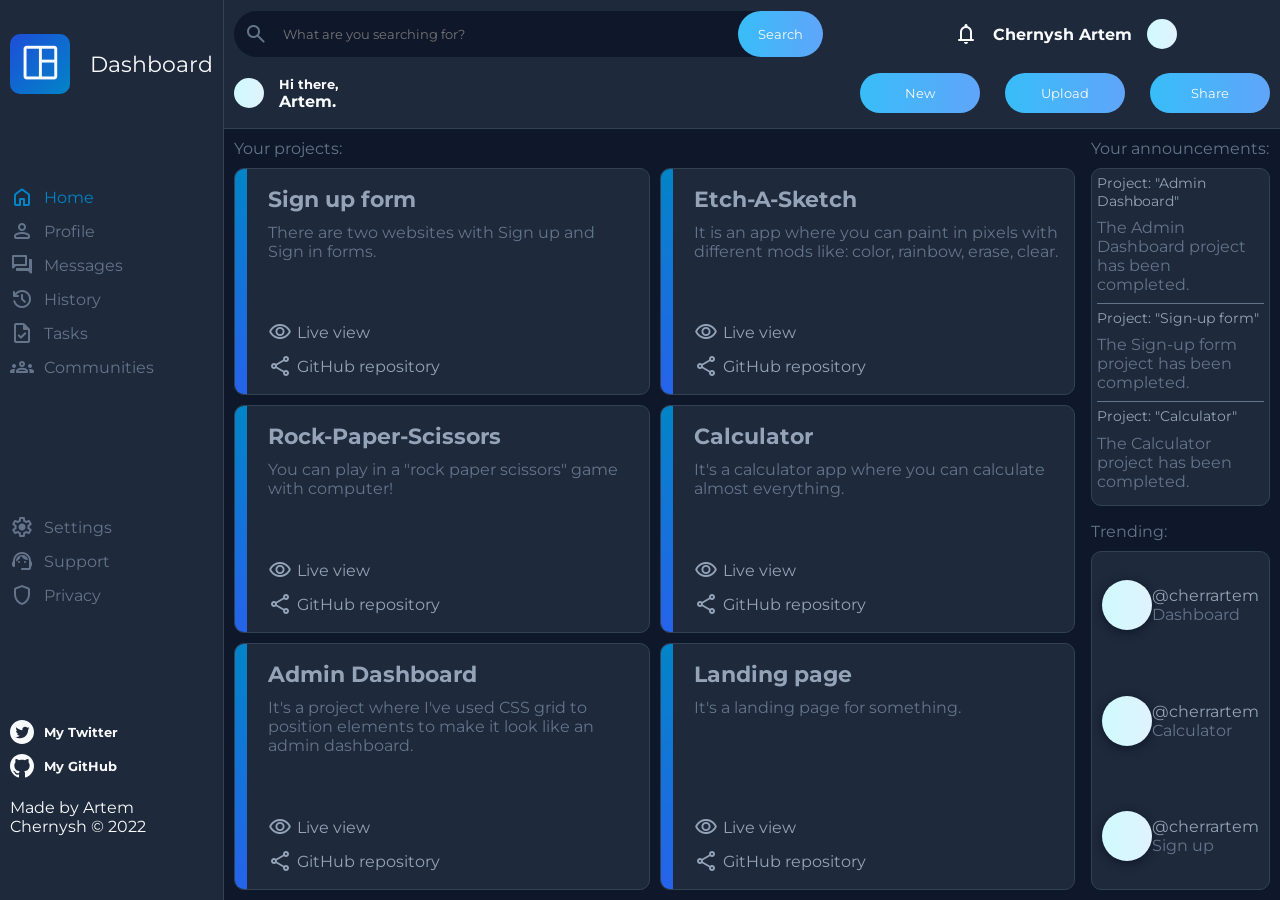
<file: index.html>
<!DOCTYPE html>
<html lang="en">
<head>
    <meta charset="UTF-8">
    <meta http-equiv="X-UA-Compatible" content="IE=edge">
    <meta name="viewport" content="width=device-width, initial-scale=1.0">
    <title>Admin Dashboard</title>
    <link rel="stylesheet" href="/css/style.css">
    <link rel="stylesheet" href="https://fonts.googleapis.com/css2?family=Material+Symbols+Rounded:opsz,wght,FILL,GRAD@48,400,0,0" />
</head>
<body>
    <div class="all-container">

        <div class="navbar-container">
            <div class="nav-input-area">
                <div class="nav-input-container">
                    <div class="nav-input-cont">
                        <span class="material-symbols-rounded">search</span>
                        <input type="search" placeholder="What are you searching for?">
                    </div>
                    <button>Search</button>
                </div>
            </div>
            <div class="nav-profile-area">
                <div class="nav-profile-container">
                    <span class="material-symbols-rounded">notifications</span>
                    <h4>Chernysh Artem</h4>
                    <div class="nav-profile-img"></div>
                </div>
            </div>
            <div class="nav-greeting-area">
                <div class="nav-greeting-container">
                    <div class="greeting-profile-img"></div>
                    <div class="greeting-area-greeting">
                        <h5>Hi there,</h5>
                        <h4>Artem.</h4>
                    </div>
                </div>
            </div>
            <div class="nav-button-area">
                <div class="nav-button-container">
                    <button>New</button>
                    <button>Upload</button>
                    <button>Share</button>
                </div>
            </div>
        </div>

        <div class="sidebar-container">
            <div class="side-logo-area">
                <div class="side-logo-container">
                    <div class="side-logo-img"><span class="material-symbols-rounded">space_dashboard</span></div>
                    <div class="side-logo-title">Dashboard</div>
                </div>
            </div>
            <div class="side-control-area">
                <div class="side-control-container">
                        <div class="side-controls-cont">
                            <div class="side-control selected"><span class="material-symbols-rounded">home</span> Home</div>
                            <div class="side-control"><span class="material-symbols-rounded">person</span> Profile</div>
                            <div class="side-control"><span class="material-symbols-rounded">forum</span> Messages</div>
                            <div class="side-control"><span class="material-symbols-rounded">history</span> History</div>
                            <div class="side-control"><span class="material-symbols-rounded">task</span> Tasks</div>
                            <div class="side-control"><span class="material-symbols-rounded">groups</span> Communities</div>
                        </div>
                        <div class="side-controls-cont">
                            <div class="side-control"><span class="material-symbols-rounded">settings</span> Settings</div>
                            <div class="side-control"><span class="material-symbols-rounded">support_agent</span> Support</div>
                            <div class="side-control"><span class="material-symbols-rounded">shield</span> Privacy</div>
                        </div>
                </div>
            </div>
            <div class="side-credit-area">
                <div class="side-credit-container">
                    <div class="side-credit-links">
                        <div class="side-credit">
                            <a href="https://twitter.com/cherrartem">
                            <svg xmlns="http://www.w3.org/2000/svg" fill="#f8fafc" width="24" height="24" viewBox="0 0 24 24"><path d="M12 0c-6.627 0-12 5.373-12 12s5.373 12 12 12 12-5.373 12-12-5.373-12-12-12zm6.066 9.645c.183 4.04-2.83 8.544-8.164 8.544-1.622 0-3.131-.476-4.402-1.291 1.524.18 3.045-.244 4.252-1.189-1.256-.023-2.317-.854-2.684-1.995.451.086.895.061 1.298-.049-1.381-.278-2.335-1.522-2.304-2.853.388.215.83.344 1.301.359-1.279-.855-1.641-2.544-.889-3.835 1.416 1.738 3.533 2.881 5.92 3.001-.419-1.796.944-3.527 2.799-3.527.825 0 1.572.349 2.096.907.654-.128 1.27-.368 1.824-.697-.215.671-.67 1.233-1.263 1.589.581-.07 1.135-.224 1.649-.453-.384.578-.87 1.084-1.433 1.489z"/></svg>
                            <h5>My Twitter</h5>
                            </a>
                        </div>
                        <div class="side-credit">
                            <a href="https://github.com/TemaTech">
                            <svg xmlns="http://www.w3.org/2000/svg" fill="#f8fafc" width="24" height="24" viewBox="0 0 24 24"><path d="M12 0c-6.626 0-12 5.373-12 12 0 5.302 3.438 9.8 8.207 11.387.599.111.793-.261.793-.577v-2.234c-3.338.726-4.033-1.416-4.033-1.416-.546-1.387-1.333-1.756-1.333-1.756-1.089-.745.083-.729.083-.729 1.205.084 1.839 1.237 1.839 1.237 1.07 1.834 2.807 1.304 3.492.997.107-.775.418-1.305.762-1.604-2.665-.305-5.467-1.334-5.467-5.931 0-1.311.469-2.381 1.236-3.221-.124-.303-.535-1.524.117-3.176 0 0 1.008-.322 3.301 1.23.957-.266 1.983-.399 3.003-.404 1.02.005 2.047.138 3.006.404 2.291-1.552 3.297-1.23 3.297-1.23.653 1.653.242 2.874.118 3.176.77.84 1.235 1.911 1.235 3.221 0 4.609-2.807 5.624-5.479 5.921.43.372.823 1.102.823 2.222v3.293c0 .319.192.694.801.576 4.765-1.589 8.199-6.086 8.199-11.386 0-6.627-5.373-12-12-12z"/></svg>
                            <h5>My GitHub</h5>
                            </a>
                        </div>
                    </div>
                    <div class="side-credit-text">Made by Artem Chernysh © 2022</div>
                </div>
            </div>
        </div>

        <div class="main-container">
            <div class="card-area">
                <div class="card-area-text">Your projects:</div>
                <div class="card-area-cards-container">

                    <div class="card-project">
                        <div class="card-project-side-line"></div>
                        <div class="card-project-inside-container">
                            <div class="card-project-title">Sign up form</div>
                            <div class="card-project-description">There are two websites with Sign up and Sign in forms.</div>
                            <div class="card-project-link"><a href="https://sign-tematech.herokuapp.com/SignIn.html" target="_blank"><span class="material-symbols-rounded">visibility</span> Live view</a></div>
                            <div class="card-project-link"><a href="https://github.com/TemaTech/Sign-up_Form" target="_blank"><span class="material-symbols-rounded">share</span> GitHub repository</a></div>
                        </div>
                    </div>
                    <div class="card-project">
                        <div class="card-project-side-line"></div>
                        <div class="card-project-inside-container">
                            <div class="card-project-title">Etch-A-Sketch</div>
                            <div class="card-project-description">It is an app where you can paint in pixels with different mods like: color, rainbow, erase, clear.</div>
                            <div class="card-project-link"><a href="https://painting-app-cherrartem.herokuapp.com/" target="_blank"><span class="material-symbols-rounded">visibility</span> Live view</a></div>
                            <div class="card-project-link"><a href="https://github.com/TemaTech/Etch-A-Sketch" target="_blank"><span class="material-symbols-rounded">share</span> GitHub repository</a></div>
                        </div>
                    </div>
                    <div class="card-project">
                        <div class="card-project-side-line"></div>
                        <div class="card-project-inside-container">
                            <div class="card-project-title">Rock-Paper-Scissors</div>
                            <div class="card-project-description">You can play in a "rock paper scissors" game with computer!</div>
                            <div class="card-project-link"><a href="https://rock-paper-scissors-chernysh.herokuapp.com/" target="_blank"><span class="material-symbols-rounded">visibility</span> Live view</a></div>
                            <div class="card-project-link"><a href="https://github.com/TemaTech/Rock-paper-scissors" target="_blank"><span class="material-symbols-rounded">share</span> GitHub repository</a></div>
                        </div>
                    </div>
                    <div class="card-project">
                        <div class="card-project-side-line"></div>
                        <div class="card-project-inside-container">
                            <div class="card-project-title">Calculator</div>
                            <div class="card-project-description">It's a calculator app where you can calculate almost everything.</div>
                            <div class="card-project-link"><a href="https://calculator-chernysh.herokuapp.com/" target="_blank"><span class="material-symbols-rounded">visibility</span> Live view</a></div>
                            <div class="card-project-link"><a href="https://github.com/TemaTech/calculator" target="_blank"><span class="material-symbols-rounded">share</span> GitHub repository</a></div>
                        </div>
                    </div>
                    <div class="card-project">
                        <div class="card-project-side-line"></div>
                        <div class="card-project-inside-container">
                            <div class="card-project-title">Admin Dashboard</div>
                            <div class="card-project-description">It's a project where I've used CSS grid to position elements to make it look like an admin dashboard.</div>
                            <div class="card-project-link"><a href="#" target="_blank"><span class="material-symbols-rounded">visibility</span> Live view</a></div>
                            <div class="card-project-link"><a href="https://github.com/TemaTech/admin-dahsboard-theodinproject" target="_blank"><span class="material-symbols-rounded">share</span> GitHub repository</a></div>
                        </div>
                    </div>
                    <div class="card-project">
                        <div class="card-project-side-line"></div>
                        <div class="card-project-inside-container">
                            <div class="card-project-title">Landing page</div>
                            <div class="card-project-description">It's a landing page for something.</div>
                            <div class="card-project-link"><a href="https://odin-landing-cherrartem.herokuapp.com/" target="_blank"><span class="material-symbols-rounded">visibility</span> Live view</a></div>
                            <div class="card-project-link"><a href="https://github.com/TemaTech/Odin-landing-page" target="_blank"><span class="material-symbols-rounded">share</span> GitHub repository</a></div>
                        </div>
                    </div>

                </div>
            </div>
            <div class="announcement-area">
                <div class="ann-area-text">Your announcements:</div>
                <div class="ann-area-announcement-container">
                    <div class="announcement-container">
                        <div class="announcement-container-title">Project: "Admin Dashboard"</div>
                        <div class="announcement-container-description">The Admin Dashboard project has been completed.</div>
                        <hr>
                    </div>
                    <div class="announcement-container">
                        <div class="announcement-container-title">Project: "Sign-up form"</div>
                        <div class="announcement-container-description">The Sign-up form project has been completed.</div>
                        <hr>
                    </div>
                    <div class="announcement-container">
                        <div class="announcement-container-title">Project: "Calculator"</div>
                        <div class="announcement-container-description">The Calculator project has been completed.</div>
                    </div>
                </div>
            </div>
            <div class="trending-area">
                <div class="trend-area-text">Trending:</div>
                <div class="trending-area-trend-container">
                    <div class="trend-container">
                        <div class="trend-icon"></div>
                        <div class="trend-name">@cherrartem</div>
                        <div class="trend-description">Dashboard</div>
                    </div>
                    <div class="trend-container">
                        <div class="trend-icon"></div>
                        <div class="trend-name">@cherrartem</div>
                        <div class="trend-description">Calculator</div>
                    </div>
                    <div class="trend-container">
                        <div class="trend-icon"></div>
                        <div class="trend-name">@cherrartem</div>
                        <div class="trend-description">Sign up</div>
                    </div>
                </div>
            </div>
        </div>

    </div>
</body>
</html>
</file>
<file: css/style.css>
@import url(https://fonts.googleapis.com/css?family=Montserrat:100,200,300,regular,500,600,700,800,900,100italic,200italic,300italic,italic,500italic,600italic,700italic,800italic,900italic);
*, *::before, *::after {
  box-sizing: border-box;
  margin: 0;
  padding: 0;
}

html {
  font-family: "Montserrat", sans-serif;
  background: #0f172a;
  color: #f8fafc;
}

.all-container {
  height: 100vh;
  display: grid;
  grid-template-columns: 2fr 11fr;
  grid-template-rows: 2fr 12fr;
}

.sidebar-container {
  background: #1e293b;
  border-right: 1px solid #334155;
  grid-row: 1/3;
}

.navbar-container {
  background: #1e293b;
  border-bottom: 1px solid #334155;
}

.main-container {
  display: grid;
  grid-template-columns: 5fr 1fr;
  grid-template-rows: 1fr 1fr;
  gap: 16px;
  margin: 10px;
}

.card-area {
  grid-row: 1/3;
}

.navbar-container {
  display: grid;
  grid-template-columns: 2fr 1fr;
  grid-template-rows: 1fr 1fr;
  gap: 10px;
  padding: 10px;
}

.sidebar-container {
  display: grid;
  grid-template-rows: 1fr 5fr 2fr;
  gap: 10px;
  padding: 10px;
}

.card-area-text {
  color: #64748b;
}

.card-area-cards-container {
  display: grid;
  grid-template-columns: repeat(auto-fit, minmax(300px, 1fr));
  gap: 10px;
}

.card-project {
  background: #1e293b;
  border: 1px solid #334155;
  border-radius: 10px;
  overflow: hidden;
  display: grid;
  grid-template-columns: auto 20fr;
  gap: 5px;
}

.card-project-side-line {
  height: 100%;
  width: 12px;
  background: linear-gradient(0deg, #2563eb, #0284c7);
}

.card-area {
  display: grid;
  grid-template-rows: auto 20fr;
  gap: 10px;
}

.card-project-inside-container {
  display: grid;
  grid-template-rows: auto 20fr;
  gap: 10px;
  padding: 16px;
}

.card-project-title {
  font-weight: bold;
  color: #94a3b8;
  font-size: 1.4rem;
}

.card-project-description {
  color: #64748b;
}

.card-project-link a {
  display: flex;
  color: #94a3b8;
  text-decoration: none;
  align-items: center;
  gap: 5px;
  transition: all 0.3s ease-in-out;
}

.card-project-link a:hover {
  color: #64748b;
}

.ann-area-text {
  color: #64748b;
}

.ann-area-announcement-container {
  background: #1e293b;
  border: 1px solid #334155;
  border-radius: 10px;
  display: grid;
  grid-template-rows: auto auto auto;
  padding: 5px;
  gap: 5px;
}

.announcement-container-title {
  color: #94a3b8;
  font-size: 14px;
}

.announcement-container-description {
  color: #64748b;
}

.announcement-container {
  display: grid;
  grid-template-rows: auto auto 1px;
}

.announcement-container hr {
  height: auto;
  border: none;
  background: #64748b;
}

.announcement-area {
  display: grid;
  grid-template-rows: auto 20fr;
  gap: 10px;
}

.trending-area {
  display: grid;
  grid-template-rows: auto 20fr;
  gap: 10px;
}

.trend-area-text {
  color: #64748b;
}

.trending-area-trend-container {
  background: #1e293b;
  border: 1px solid #334155;
  border-radius: 10px;
  display: grid;
  padding: 10px;
  grid-template-rows: 1fr 1fr 1fr;
  gap: 30px;
}

.trend-container {
  display: grid;
  grid-template-columns: auto auto;
  grid-template-rows: auto auto;
}

.trend-icon {
  background: linear-gradient(90deg, #cffafe, #e0f2fe);
  border-radius: 999px;
  height: 50px;
  width: 50px;
  grid-row: 1/3;
  justify-self: center;
  align-self: center;
  box-shadow: 0px 2px 10px #0f172a;
}

.trend-name {
  align-self: flex-end;
  color: #94a3b8;
}

.trend-description {
  align-self: flex-start;
  color: #64748b;
}

.nav-profile-area {
  display: grid;
  justify-content: center;
  align-items: center;
}

.nav-profile-container {
  display: grid;
  grid-template-columns: auto 3fr auto;
  justify-content: center;
  align-items: center;
  gap: 15px;
}

.nav-profile-img {
  width: 30px;
  height: 30px;
  background: linear-gradient(90deg, #cffafe, #e0f2fe);
  border-radius: 999px;
}

.nav-greeting-area {
  display: grid;
  justify-content: flex-start;
  align-items: center;
}

.nav-greeting-container {
  justify-content: center;
  align-items: center;
  display: grid;
  grid-template-columns: auto auto;
  gap: 15px;
}

.greeting-profile-img {
  width: 30px;
  height: 30px;
  background: linear-gradient(90deg, #cffafe, #e0f2fe);
  border-radius: 999px;
}

.nav-input-area {
  display: grid;
  justify-content: flex-start;
  align-items: center;
}

.nav-input-cont {
  display: grid;
  justify-content: center;
  align-items: center;
  grid-template-columns: auto 10fr 1fr;
  gap: 10px;
  padding: 10px;
}

.nav-input-container {
  background: #0f172a;
  border-radius: 99px;
  display: grid;
  grid-template-columns: auto 1fr;
}

.nav-input-container button {
  border-radius: 99px;
  padding-left: 20px;
  padding-right: 20px;
  border: none;
  outline: none;
  font-family: inherit;
  color: inherit;
  background: linear-gradient(90deg, #38bdf8, #60a5fa);
}

.nav-input-container button:hover {
  background: linear-gradient(90deg, #7dd3fc, #60a5fa);
  cursor: pointer;
}

.nav-input-cont span {
  color: #64748b;
}

.nav-input-cont input {
  background: none;
  outline: none;
  border: none;
  padding: 5px;
  font-family: inherit;
  color: inherit;
  width: 400px;
}

.nav-button-area {
  display: grid;
  justify-content: center;
  align-items: center;
}

.nav-button-container {
  display: grid;
  grid-template-columns: 1fr 1fr 1fr;
  gap: 25px;
}

.nav-button-container button {
  width: 120px;
  height: 40px;
  border-radius: 99px;
  border: none;
  outline: none;
  font-family: inherit;
  color: inherit;
  background: linear-gradient(90deg, #38bdf8, #60a5fa);
}

.nav-button-container button:hover {
  background: linear-gradient(90deg, #7dd3fc, #60a5fa);
  cursor: pointer;
}

.side-logo-area {
  display: grid;
  justify-content: center;
  align-items: center;
}

.side-logo-container {
  display: grid;
  grid-template-columns: auto 1fr;
  justify-content: center;
  align-items: center;
  gap: 20px;
}

.side-logo-img {
  width: 60px;
  height: 60px;
  padding: 10px;
  background: linear-gradient(135deg, #1d4ed8, #0284c7);
  border-radius: 10px;
  display: flex;
  justify-content: center;
  align-items: center;
}

.side-logo-img span {
  font-size: 2.8rem;
}

.side-logo-title {
  font-size: 1.4rem;
}

.side-control-area {
  display: grid;
  justify-content: center;
  align-items: center;
  grid-template-columns: 1fr;
  grid-template-rows: 1fr;
}

.side-control-container {
  height: 100%;
  display: grid;
  grid-template-rows: auto auto;
  gap: 20px;
}

.side-controls-cont {
  display: flex;
  flex-direction: column;
  justify-content: center;
  gap: 10px;
}

.side-credit-area {
  display: grid;
  justify-content: center;
  align-items: center;
}

.side-control {
  display: flex;
  justify-content: flex-start;
  align-items: center;
  gap: 10px;
  color: #64748b;
}

.selected {
  color: #0284c7;
}

.side-credit-container {
  display: grid;
  justify-content: center;
  align-items: center;
  grid-template-rows: auto auto auto;
  gap: 20px;
}

.side-credit {
  display: grid;
  gap: 10px;
}

.side-credit a {
  margin-top: 10px;
  display: grid;
  grid-template-columns: auto 20fr;
  justify-content: start;
  align-items: center;
  gap: 10px;
  text-decoration: none;
  color: #f8fafc;
}

.side-credit a:hover {
  text-decoration: underline;
}/*# sourceMappingURL=style.css.map */
</file>
